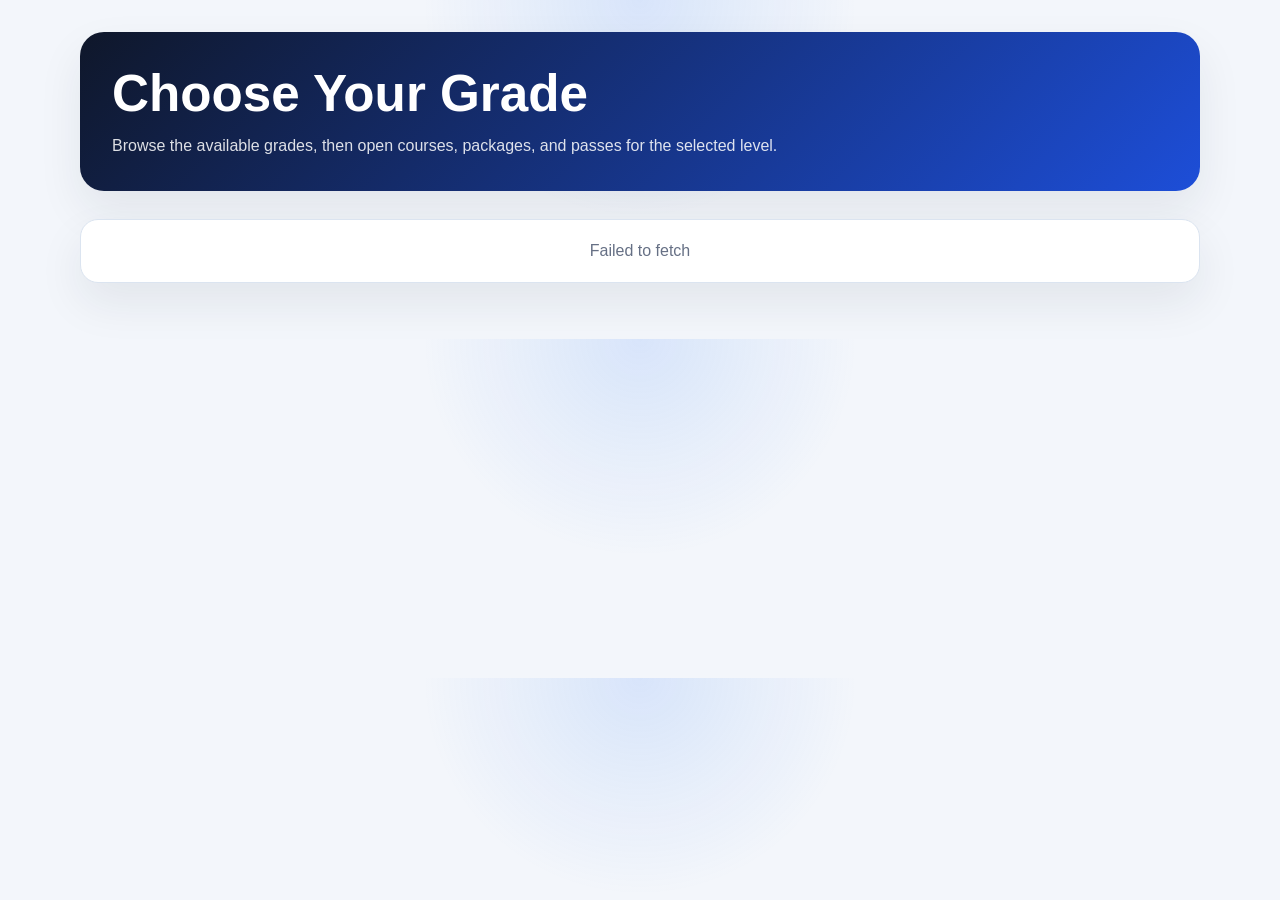
<file: frontend/index.html>
<!DOCTYPE html>
<html lang="en">
<head>
  <meta charset="UTF-8">
  <meta name="viewport" content="width=device-width, initial-scale=1.0">
  <title>Choose Grade</title>
  <link rel="stylesheet" href="style.css">
</head>
<body>
  <main class="page">
    <section class="hero">
      <h1>Choose Your Grade</h1>
      <p>Browse the available grades, then open courses, packages, and passes for the selected level.</p>
    </section>

    <section class="section">
      <div id="status" class="status-card">Loading grades...</div>
      <div id="gradesGrid" class="grid grade-grid" hidden></div>
    </section>
  </main>

  <script src="api.js"></script>
  <script>
    const statusEl = document.getElementById('status');
    const gradesGridEl = document.getElementById('gradesGrid');

    function renderGrades(grades) {
      if (!grades.length) {
        statusEl.textContent = 'No grades found.';
        return;
      }

      statusEl.hidden = true;
      gradesGridEl.hidden = false;
      gradesGridEl.innerHTML = grades.map((grade) => `
        <article class="grade-card">
          <h3>${escapeHtml(grade.name)}</h3>
          <a class="card-link" href="items.html?grade_id=${encodeURIComponent(grade.id)}">
            View items &rarr;
          </a>
        </article>
      `).join('');
    }

    async function init() {
      try {
        const grades = await getGrades();
        renderGrades(Array.isArray(grades) ? grades : []);
      } catch (error) {
        statusEl.textContent = error.message || 'Failed to load grades.';
      }
    }

    init();
  </script>
</body>
</html>
</file>
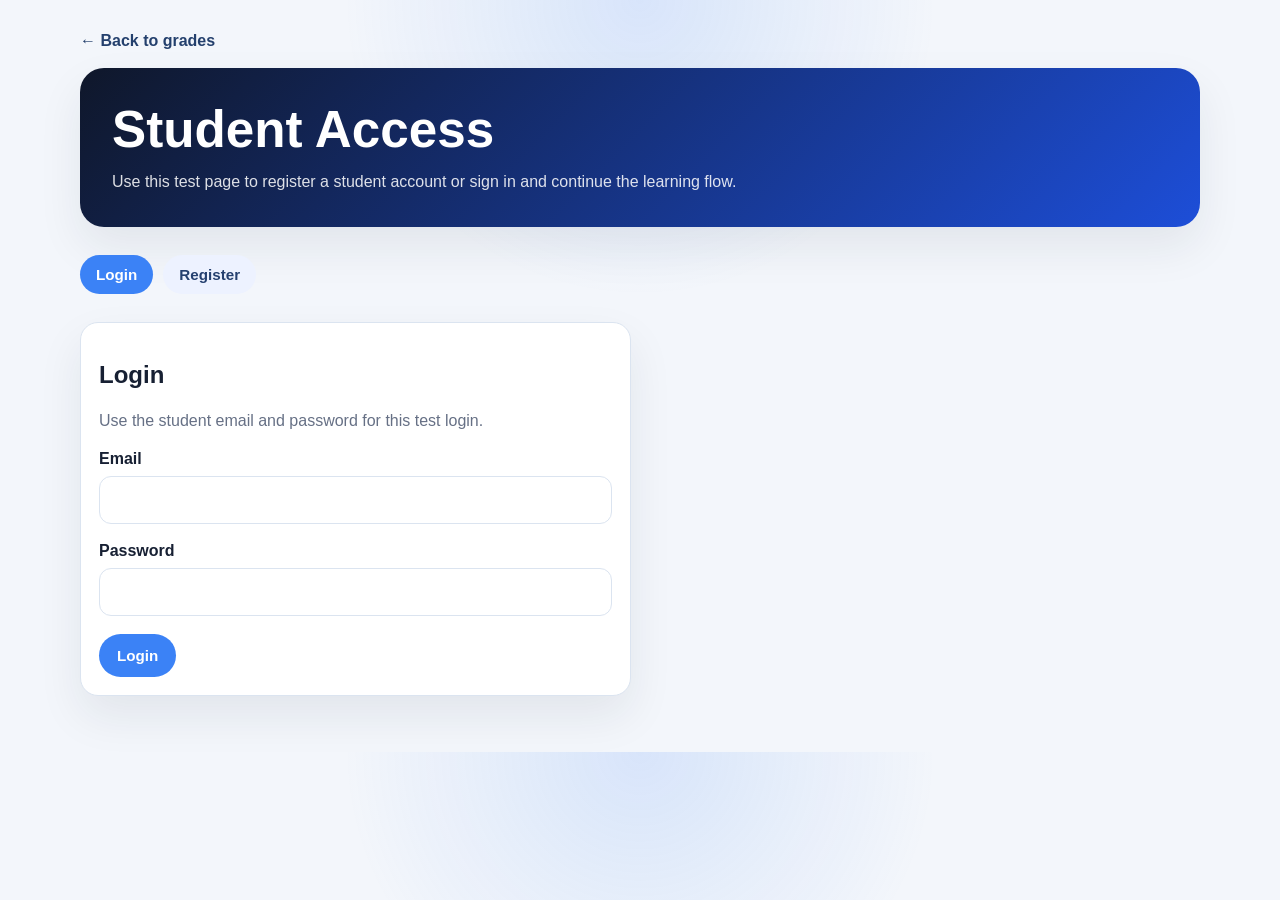
<file: frontend/auth.html>
<!DOCTYPE html>
<html lang="en">
<head>
  <meta charset="UTF-8">
  <meta name="viewport" content="width=device-width, initial-scale=1.0">
  <title>Student Auth</title>
  <link rel="stylesheet" href="style.css">
</head>
<body>
  <main class="page">
    <a class="back-link" href="index.html">&larr; Back to grades</a>

    <section class="hero">
      <h1>Student Access</h1>
      <p>Use this test page to register a student account or sign in and continue the learning flow.</p>
    </section>

    <section class="section">
      <div class="tabs">
        <button class="tab-btn active" data-tab="login">Login</button>
        <button class="tab-btn" data-tab="register">Register</button>
      </div>
    </section>

    <section class="section two-col">
      <article id="loginCard" class="form-card">
        <h2>Login</h2>
        <p class="inline-meta">Use the student email and password for this test login.</p>
        <div id="loginError" class="error-box hidden"></div>
        <form id="loginForm" class="stack">
          <div class="field-group">
            <label for="loginEmail">Email</label>
            <input id="loginEmail" name="email" class="text-input" type="email" required>
          </div>
          <div class="field-group">
            <label for="loginPassword">Password</label>
            <input id="loginPassword" name="password" class="text-input" type="password" required>
          </div>
          <div class="form-actions">
            <button id="loginBtn" class="primary-btn" type="submit">Login</button>
          </div>
        </form>
      </article>

      <article id="registerCard" class="form-card hidden">
        <h2>Register</h2>
        <div id="registerError" class="error-box hidden"></div>
        <form id="registerForm" class="stack">
          <div class="field-group">
            <label for="fullName">Full name</label>
            <input id="fullName" name="full_name" class="text-input" type="text" required>
          </div>
          <div class="field-group">
            <label for="registerPhone">Phone</label>
            <input id="registerPhone" name="phone" class="text-input" type="text" required>
          </div>
          <div class="field-group">
            <label for="registerEmail">Email</label>
            <input id="registerEmail" name="email" class="text-input" type="email" required>
          </div>
          <div class="field-group">
            <label for="registerGrade">Grade ID</label>
            <input id="registerGrade" name="grade_id" class="text-input" type="number" min="1">
          </div>
          <div class="field-group">
            <label for="schoolName">School name</label>
            <input id="schoolName" name="school_name" class="text-input" type="text">
          </div>
          <div class="field-group">
            <label for="registerPassword">Password</label>
            <input id="registerPassword" name="password" class="text-input" type="password" required>
          </div>
          <div class="form-actions">
            <button id="registerBtn" class="primary-btn" type="submit">Register</button>
          </div>
        </form>
      </article>
    </section>
  </main>

  <script src="api.js"></script>
  <script>
    const redirectUrl = getRedirectUrl('my-items.html');
    const loginCard = document.getElementById('loginCard');
    const registerCard = document.getElementById('registerCard');
    const loginError = document.getElementById('loginError');
    const registerError = document.getElementById('registerError');
    const loginForm = document.getElementById('loginForm');
    const registerForm = document.getElementById('registerForm');

    function showTab(tab) {
      document.querySelectorAll('.tab-btn').forEach((button) => {
        button.classList.toggle('active', button.dataset.tab === tab);
      });
      loginCard.classList.toggle('hidden', tab !== 'login');
      registerCard.classList.toggle('hidden', tab !== 'register');
    }

    function setError(element, message) {
      element.textContent = message || '';
      element.classList.toggle('hidden', !message);
    }

    function setLoading(button, isLoading, loadingText) {
      button.disabled = isLoading;
      button.textContent = isLoading ? loadingText : button.dataset.defaultLabel;
    }

    document.querySelectorAll('.tab-btn').forEach((button) => {
      button.addEventListener('click', () => showTab(button.dataset.tab));
    });

    document.querySelectorAll('#loginBtn, #registerBtn').forEach((button) => {
      button.dataset.defaultLabel = button.textContent;
    });

    loginForm.addEventListener('submit', async (event) => {
      event.preventDefault();
      setError(loginError, '');
      const submitBtn = document.getElementById('loginBtn');
      setLoading(submitBtn, true, 'Logging in...');

      try {
        const formData = new FormData(loginForm);
        const data = await apiPost('/auth/student_login.php', {
          email: formData.get('email'),
          password: formData.get('password')
        });

        setAuth(data.token, data.student);
        window.location.href = redirectUrl;
      } catch (error) {
        setError(loginError, error.message || 'Login failed.');
      } finally {
        setLoading(submitBtn, false, 'Logging in...');
      }
    });

    registerForm.addEventListener('submit', async (event) => {
      event.preventDefault();
      setError(registerError, '');
      const submitBtn = document.getElementById('registerBtn');
      setLoading(submitBtn, true, 'Registering...');

      try {
        const formData = new FormData(registerForm);
        await apiPost('/auth/student_register.php', {
          full_name: formData.get('full_name'),
          phone: formData.get('phone'),
          email: formData.get('email'),
          grade_id: formData.get('grade_id'),
          school_name: formData.get('school_name'),
          password: formData.get('password')
        });

        const loginData = await apiPost('/auth/student_login.php', {
          email: formData.get('email'),
          password: formData.get('password')
        });

        setAuth(loginData.token, loginData.student);
        window.location.href = redirectUrl;
      } catch (error) {
        setError(registerError, error.message || 'Registration failed.');
      } finally {
        setLoading(submitBtn, false, 'Registering...');
      }
    });

    if (getToken()) {
      window.location.href = redirectUrl;
    }
  </script>
</body>
</html>
</file>
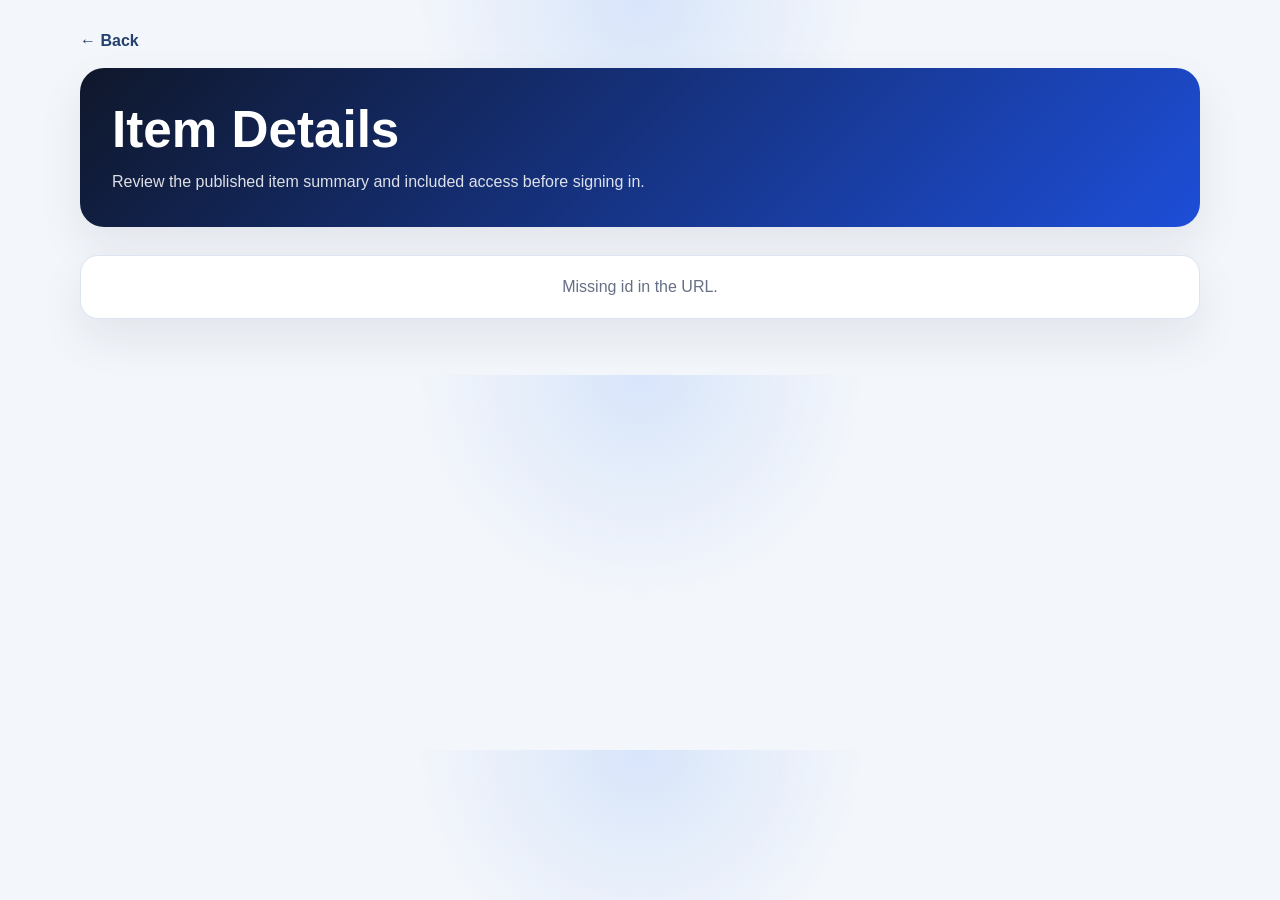
<file: frontend/item.html>
<!DOCTYPE html>
<html lang="en">
<head>
  <meta charset="UTF-8">
  <meta name="viewport" content="width=device-width, initial-scale=1.0">
  <title>Item Details</title>
  <link rel="stylesheet" href="style.css">
</head>
<body>
  <main class="page">
    <a class="back-link" href="javascript:history.back()">&larr; Back</a>

    <section class="hero">
      <h1>Item Details</h1>
      <p>Review the published item summary and included access before signing in.</p>
    </section>

    <section class="section">
      <div id="status" class="status-card">Loading item...</div>
      <div id="details" hidden></div>
    </section>
  </main>

  <script src="api.js"></script>
  <script>
    const itemId = getQueryParam('id');
    const statusEl = document.getElementById('status');
    const detailsEl = document.getElementById('details');

    function renderIncludedItems(items) {
      if (!Array.isArray(items) || !items.length) {
        return '';
      }

      return `
        <section class="section">
          <div class="detail-card detail-body">
            <h2>What&rsquo;s included</h2>
            <div class="included-list">
              ${items.map((item) => `
                <article class="included-item">
                  <h4>${escapeHtml(item.title)}</h4>
                  <p>${escapeHtml(item.description || 'No description available.')}</p>
                  <div class="meta-list">
                    <span class="meta-pill">${escapeHtml(toTitleCase(item.item_type))}</span>
                    <span class="meta-pill">${escapeHtml(formatPrice(item))}</span>
                    <span class="meta-pill">${escapeHtml(formatDuration(item.duration_days))}</span>
                    <span class="meta-pill">${escapeHtml(toTitleCase(item.access_type || 'lifetime'))}</span>
                  </div>
                </article>
              `).join('')}
            </div>
          </div>
        </section>
      `;
    }

    function renderItem(item) {
      const action = getToken()
        ? '<a class="primary-btn" href="my-items.html">Purchase / Access</a>'
        : `<a class="primary-btn" href="auth.html?redirect=${encodeURIComponent(`item.html?id=${item.id}`)}">Login/Register to Access Content</a>`;

      detailsEl.hidden = false;
      detailsEl.innerHTML = `
        <div class="detail-layout">
          <article class="detail-card">
            ${item.image_url ? `<img class="detail-image" src="${resolveImageUrl(item.image_url)}" alt="${escapeHtml(item.title)}">` : '<div class="detail-image"></div>'}
          </article>
          <article class="detail-card detail-body">
            <h2>${escapeHtml(item.title)}</h2>
            <p class="detail-copy">${escapeHtml(item.description || 'No description available.')}</p>
            <div class="meta-list">
              <span class="meta-pill">${escapeHtml(toTitleCase(item.item_type))}</span>
              <span class="meta-pill">${escapeHtml(formatPrice(item))}</span>
              <span class="meta-pill">${escapeHtml(toTitleCase(item.access_type || 'lifetime'))}</span>
              <span class="meta-pill">${escapeHtml(formatDuration(item.duration_days))}</span>
            </div>
            ${action}
          </article>
        </div>
        ${renderIncludedItems(item.accessed_items)}
      `;
    }

    async function init() {
      if (!itemId) {
        statusEl.textContent = 'Missing id in the URL.';
        return;
      }

      try {
        const item = await getItemById(itemId);
        statusEl.hidden = true;
        renderItem(item);
      } catch (error) {
        statusEl.textContent = error.message || 'Failed to load item.';
      }
    }

    init();
  </script>
</body>
</html>
</file>
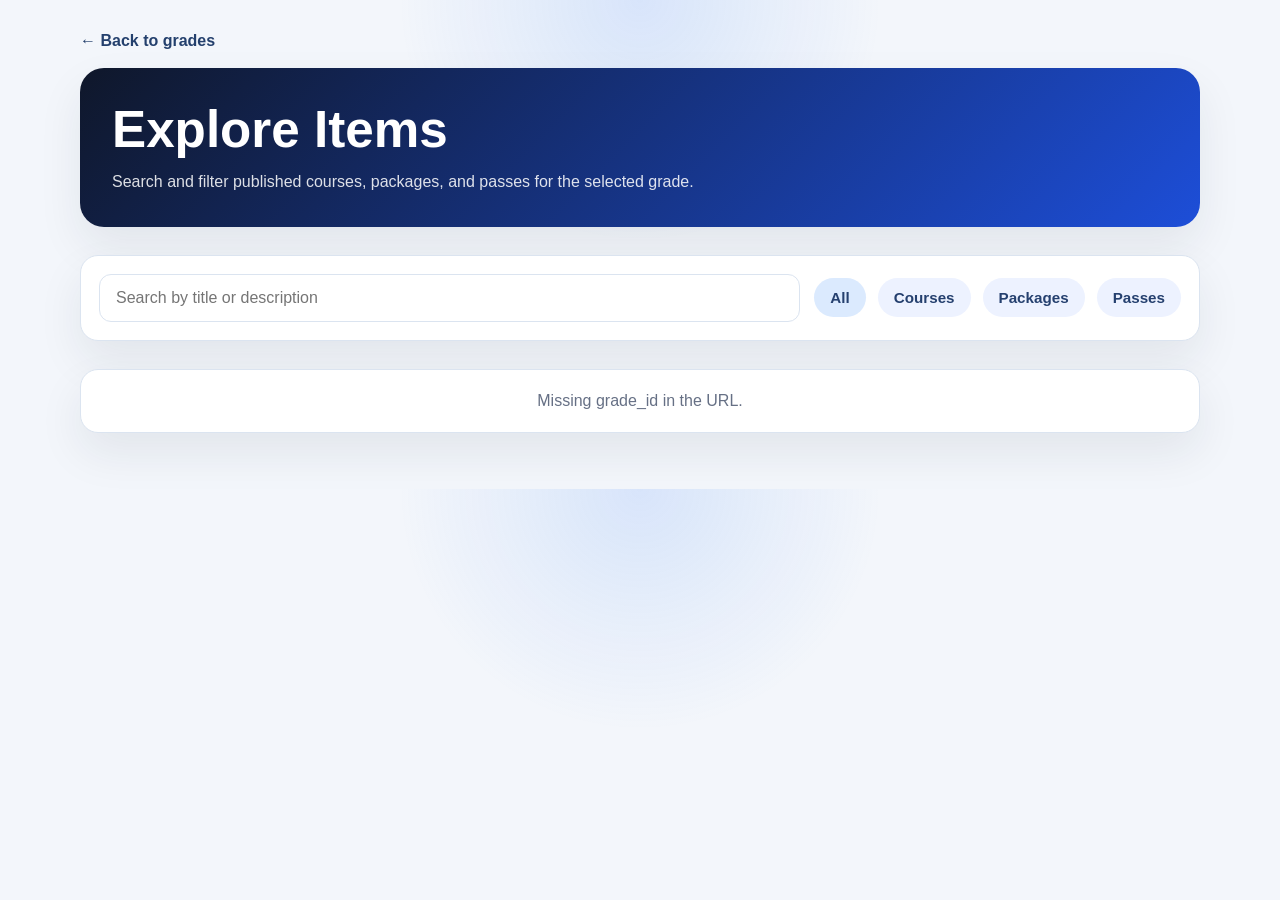
<file: frontend/items.html>
<!DOCTYPE html>
<html lang="en">
<head>
  <meta charset="UTF-8">
  <meta name="viewport" content="width=device-width, initial-scale=1.0">
  <title>Public Items</title>
  <link rel="stylesheet" href="style.css">
</head>
<body>
  <main class="page">
    <a class="back-link" href="index.html">&larr; Back to grades</a>

    <section class="hero">
      <h1>Explore Items</h1>
      <p>Search and filter published courses, packages, and passes for the selected grade.</p>
    </section>

    <section class="section toolbar">
      <input id="searchInput" class="search-input" type="search" placeholder="Search by title or description">
      <div class="filters" id="filters">
        <button class="filter-btn active" data-filter="">All</button>
        <button class="filter-btn" data-filter="course">Courses</button>
        <button class="filter-btn" data-filter="package">Packages</button>
        <button class="filter-btn" data-filter="pass">Passes</button>
      </div>
    </section>

    <section class="section">
      <div id="status" class="status-card">Loading items...</div>
      <div id="itemsGrid" class="grid items-grid" hidden></div>
      <div id="emptyState" class="empty-state" hidden>No matching items found.</div>
    </section>
  </main>

  <script src="api.js"></script>
  <script>
    const gradeId = getQueryParam('grade_id');
    const statusEl = document.getElementById('status');
    const itemsGridEl = document.getElementById('itemsGrid');
    const emptyStateEl = document.getElementById('emptyState');
    const searchInputEl = document.getElementById('searchInput');
    const filtersEl = document.getElementById('filters');

    let currentFilter = '';
    let searchTimer = null;

    function renderItems(items) {
      if (!items.length) {
        itemsGridEl.hidden = true;
        emptyStateEl.hidden = false;
        return;
      }

      emptyStateEl.hidden = true;
      itemsGridEl.hidden = false;
      itemsGridEl.innerHTML = items.map((item) => `
        <article class="item-card">
          ${item.image_url ? `<img class="item-image" src="${resolveImageUrl(item.image_url)}" alt="${escapeHtml(item.title)}">` : '<div class="item-image"></div>'}
          <div class="item-body">
            <h3>${escapeHtml(item.title)}</h3>
            <p>${escapeHtml(item.description || 'No description available.')}</p>
            <div class="meta-list">
              <span class="meta-pill">${escapeHtml(toTitleCase(item.item_type))}</span>
              <span class="meta-pill">${escapeHtml(formatPrice(item))}</span>
              <span class="meta-pill">${escapeHtml(formatDuration(item.duration_days))}</span>
              <span class="meta-pill">${escapeHtml(toTitleCase(item.access_type || 'lifetime'))}</span>
            </div>
            <a class="primary-btn" href="item.html?id=${encodeURIComponent(item.id)}">View Details</a>
          </div>
        </article>
      `).join('');
    }

    async function loadItems() {
      if (!gradeId) {
        statusEl.textContent = 'Missing grade_id in the URL.';
        return;
      }

      statusEl.hidden = false;
      statusEl.textContent = 'Loading items...';
      itemsGridEl.hidden = true;
      emptyStateEl.hidden = true;

      try {
        const data = await getItems({
          grade_id: gradeId,
          item_type: currentFilter,
          search: searchInputEl.value.trim()
        });

        statusEl.hidden = true;
        renderItems(Array.isArray(data.items) ? data.items : []);
      } catch (error) {
        statusEl.hidden = false;
        statusEl.textContent = error.message || 'Failed to load items.';
      }
    }

    filtersEl.addEventListener('click', (event) => {
      const button = event.target.closest('.filter-btn');
      if (!button) {
        return;
      }

      currentFilter = button.dataset.filter || '';
      [...filtersEl.querySelectorAll('.filter-btn')].forEach((item) => item.classList.remove('active'));
      button.classList.add('active');
      loadItems();
    });

    searchInputEl.addEventListener('input', () => {
      clearTimeout(searchTimer);
      searchTimer = setTimeout(loadItems, 250);
    });

    loadItems();
  </script>
</body>
</html>
</file>
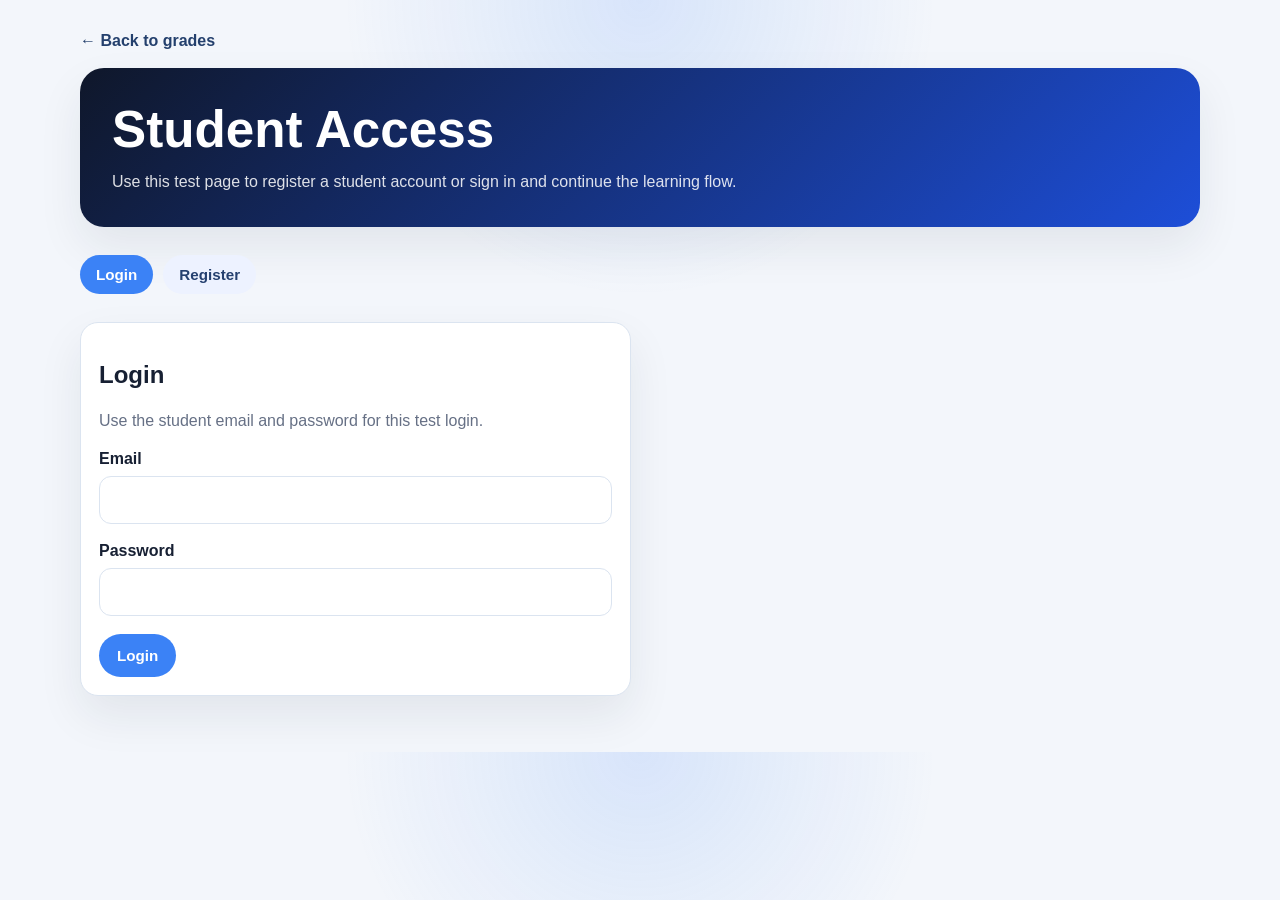
<file: frontend/learn.html>
<!DOCTYPE html>
<html lang="en">
<head>
  <meta charset="UTF-8">
  <meta name="viewport" content="width=device-width, initial-scale=1.0">
  <title>Learn</title>
  <link rel="stylesheet" href="style.css">
</head>
<body>
  <main class="page">
    <a class="back-link" href="my-items.html">&larr; Back to my items</a>

    <section class="hero">
      <h1>Learn</h1>
      <p>Open the protected item content and launch quizzes for the current student.</p>
    </section>

    <section class="section stack">
      <div id="itemStatus" class="status-card">Loading item...</div>
      <div id="itemDetails" hidden></div>
      <div id="quizStatus" class="status-card">Loading quizzes...</div>
      <div id="quizGrid" class="grid items-grid" hidden></div>
      <div id="quizEmpty" class="empty-state hidden">No quizzes found for this item.</div>
    </section>
  </main>

  <script src="api.js"></script>
  <script>
    if (!requireStudentAuth()) {
      throw new Error('Unauthorized');
    }

    const itemId = getQueryParam('item_id');
    const itemStatusEl = document.getElementById('itemStatus');
    const itemDetailsEl = document.getElementById('itemDetails');
    const quizStatusEl = document.getElementById('quizStatus');
    const quizGridEl = document.getElementById('quizGrid');
    const quizEmptyEl = document.getElementById('quizEmpty');

    function renderContent(item) {
      const content = item.content || {};
      const videoUrl = content.video_url || item.video_url;
      const filePath = content.file_path || item.file_path;
      const resolvedFile = filePath ? resolveImageUrl(filePath) : '';

      itemDetailsEl.hidden = false;
      itemDetailsEl.innerHTML = `
        <article class="detail-card detail-body">
          <h2>${escapeHtml(item.title)}</h2>
          <p class="detail-copy">${escapeHtml(item.description || 'No description available.')}</p>
          <div class="meta-list">
            <span class="meta-pill">${escapeHtml(toTitleCase(item.item_type))}</span>
            <span class="meta-pill">${escapeHtml(item.status_message || 'Accessible')}</span>
          </div>
          ${videoUrl ? `<div class="stack"><div class="section-title">Video</div><iframe class="video-frame" src="${escapeHtml(videoUrl)}" allowfullscreen></iframe></div>` : ''}
          ${filePath ? `<div class="stack"><div class="section-title">File</div><a class="primary-btn" href="${resolvedFile}" target="_blank" rel="noopener">Open File</a></div>` : ''}
        </article>
      `;
    }

    function renderQuizzes(quizzes) {
      quizStatusEl.hidden = true;

      if (!quizzes.length) {
        quizEmptyEl.classList.remove('hidden');
        return;
      }

      quizGridEl.hidden = false;
      quizGridEl.innerHTML = quizzes.map((quiz) => `
        <article class="quiz-card">
          <h3>${escapeHtml(quiz.title)}</h3>
          <p class="inline-meta">${escapeHtml(toTitleCase(quiz.type || 'practice'))}</p>
          <div class="meta-list">
            <span class="meta-pill">${escapeHtml(`${quiz.total_questions || 0} questions`)}</span>
            <span class="meta-pill">${escapeHtml(quiz.time_limit_minutes ? `${quiz.time_limit_minutes} min` : 'No time limit')}</span>
          </div>
          <button class="primary-btn start-quiz-btn" type="button" data-quiz-id="${quiz.id}">Start Quiz</button>
        </article>
      `).join('');
    }

    async function loadItem() {
    const item = await apiGet('/items/student_get_item.php', true, { id: itemId });
      itemStatusEl.hidden = true;
      renderContent(item);
    }

    async function loadQuizzes() {
      const data = await apiGet('/quizzes/students_get.php', true, { item_id: itemId });
      renderQuizzes(Array.isArray(data) ? data : data.quizzes || []);
    }

    async function startQuiz(quizId, button) {
      const label = button.textContent;
      button.disabled = true;
      button.textContent = 'Starting...';

      try {
        const data = await apiPost('/quizzes/quiz_attempts/student_start_attempt.php', { quiz_id: Number(quizId) }, true);
        storePendingAttempt(data);
        window.location.href = `quiz-attempt.html?attempt_id=${encodeURIComponent(data.attempt_id)}`;
      } catch (error) {
        alert(error.message || 'Failed to start quiz.');
        button.disabled = false;
        button.textContent = label;
      }
    }

    document.addEventListener('click', (event) => {
      const button = event.target.closest('.start-quiz-btn');
      if (!button) {
        return;
      }

      startQuiz(button.dataset.quizId, button);
    });

    async function init() {
      if (!itemId) {
        itemStatusEl.textContent = 'Missing item_id in the URL.';
        quizStatusEl.hidden = true;
        return;
      }

      try {
        await loadItem();
      } catch (error) {
        itemStatusEl.textContent = error.message || 'Failed to load item.';
      }

      try {
        await loadQuizzes();
      } catch (error) {
        quizStatusEl.textContent = error.message || 'Failed to load quizzes.';
      }
    }

    init();
  </script>
</body>
</html>
</file>
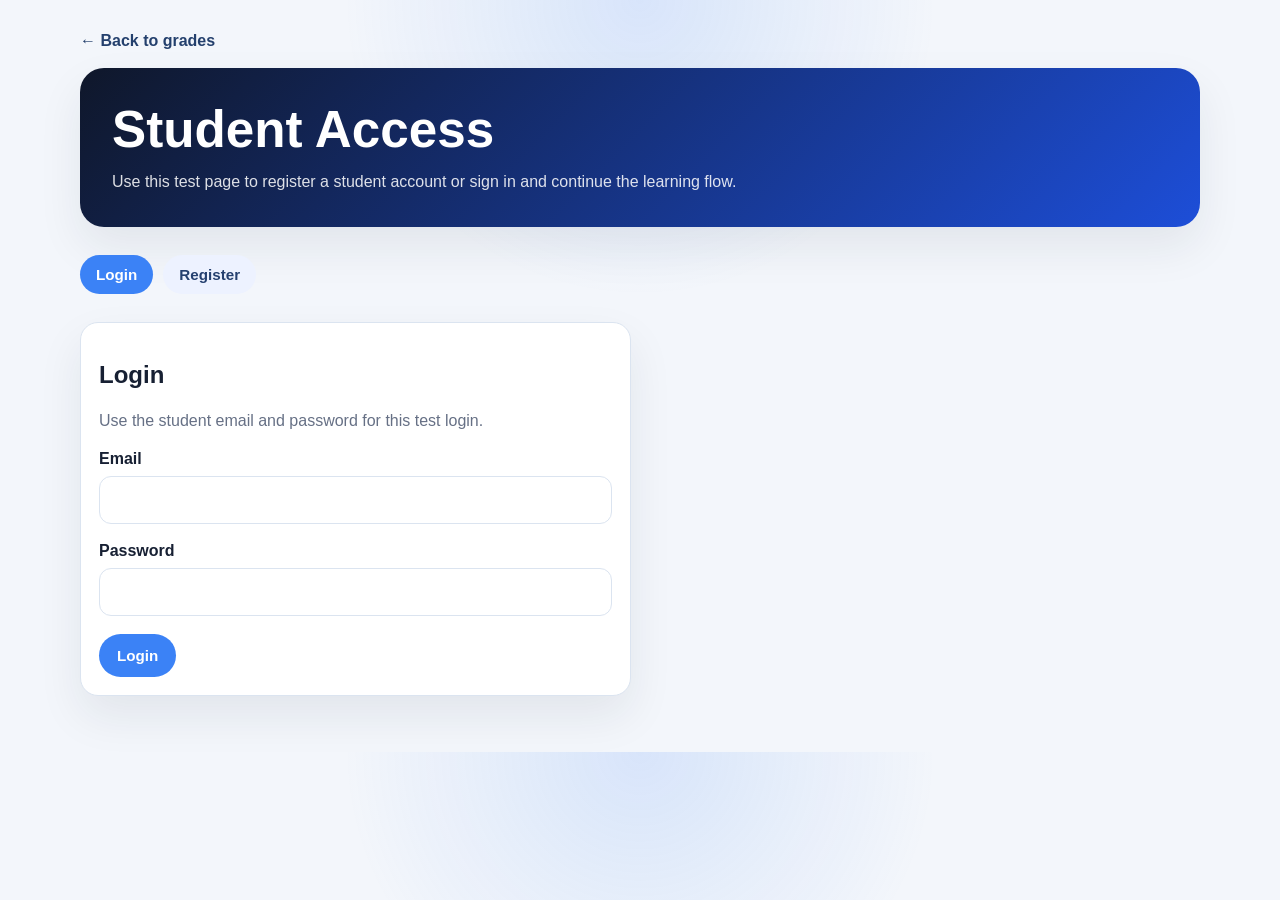
<file: frontend/my-items.html>
<!DOCTYPE html>
<html lang="en">
<head>
  <meta charset="UTF-8">
  <meta name="viewport" content="width=device-width, initial-scale=1.0">
  <title>My Items</title>
  <link rel="stylesheet" href="style.css">
</head>
<body>
  <main class="page">
    <a class="back-link" href="index.html">&larr; Back to grades</a>

    <section class="hero">
      <h1>My Items</h1>
      <p>Review the items available for the current logged-in student account.</p>
    </section>

    <section class="section toolbar">
      <div id="studentSummary" class="inline-meta"></div>
      <button id="logoutBtn" class="secondary-btn" type="button">Logout</button>
    </section>

    <section class="section">
      <div id="status" class="status-card">Loading your items...</div>
      <div id="itemsGrid" class="grid items-grid" hidden></div>
      <div id="emptyState" class="empty-state hidden">No accessible items found.</div>
    </section>
  </main>

  <script src="api.js"></script>
  <script>
    if (!requireStudentAuth()) {
      throw new Error('Unauthorized');
    }

    const statusEl = document.getElementById('status');
    const itemsGridEl = document.getElementById('itemsGrid');
    const emptyStateEl = document.getElementById('emptyState');
    const summaryEl = document.getElementById('studentSummary');
    const logoutBtn = document.getElementById('logoutBtn');
    const student = getStudentData();

    summaryEl.textContent = student ? `${student.full_name} • ${student.phone}` : '';

    function formatEndDate(item) {
      return item.end_date ? item.end_date : 'Lifetime';
    }

    function renderItems(items) {
      if (!items.length) {
        statusEl.hidden = true;
        emptyStateEl.classList.remove('hidden');
        return;
      }

      statusEl.hidden = true;
      itemsGridEl.hidden = false;
      itemsGridEl.innerHTML = items.map((item) => `
        <article class="item-card">
          ${item.image_url ? `<img class="item-image" src="${resolveImageUrl(item.image_url)}" alt="${escapeHtml(item.title)}">` : '<div class="item-image"></div>'}
          <div class="item-body">
            <h3>${escapeHtml(item.title)}</h3>
            <p>${escapeHtml(item.description || 'No description available.')}</p>
            <div class="meta-list">
              <span class="meta-pill">${escapeHtml(toTitleCase(item.item_type))}</span>
              <span class="meta-pill">${escapeHtml(toTitleCase(item.status || 'active'))}</span>
              <span class="meta-pill">${escapeHtml(item.start_date || '-')}</span>
              <span class="meta-pill">${escapeHtml(formatEndDate(item))}</span>
            </div>
            <a class="primary-btn" href="learn.html?item_id=${encodeURIComponent(item.item_id)}">Open</a>
          </div>
        </article>
      `).join('');
    }

    async function loadMyItems() {
      try {
        const data = await apiGet('/students/students_access/get_my_items.php', true);
        renderItems(Array.isArray(data) ? data : data.items || []);
      } catch (error) {
        statusEl.textContent = error.message || 'Failed to load items.';
      }
    }

    logoutBtn.addEventListener('click', () => {
      clearAuth();
      window.location.href = 'auth.html';
    });

    loadMyItems();
  </script>
</body>
</html>
</file>
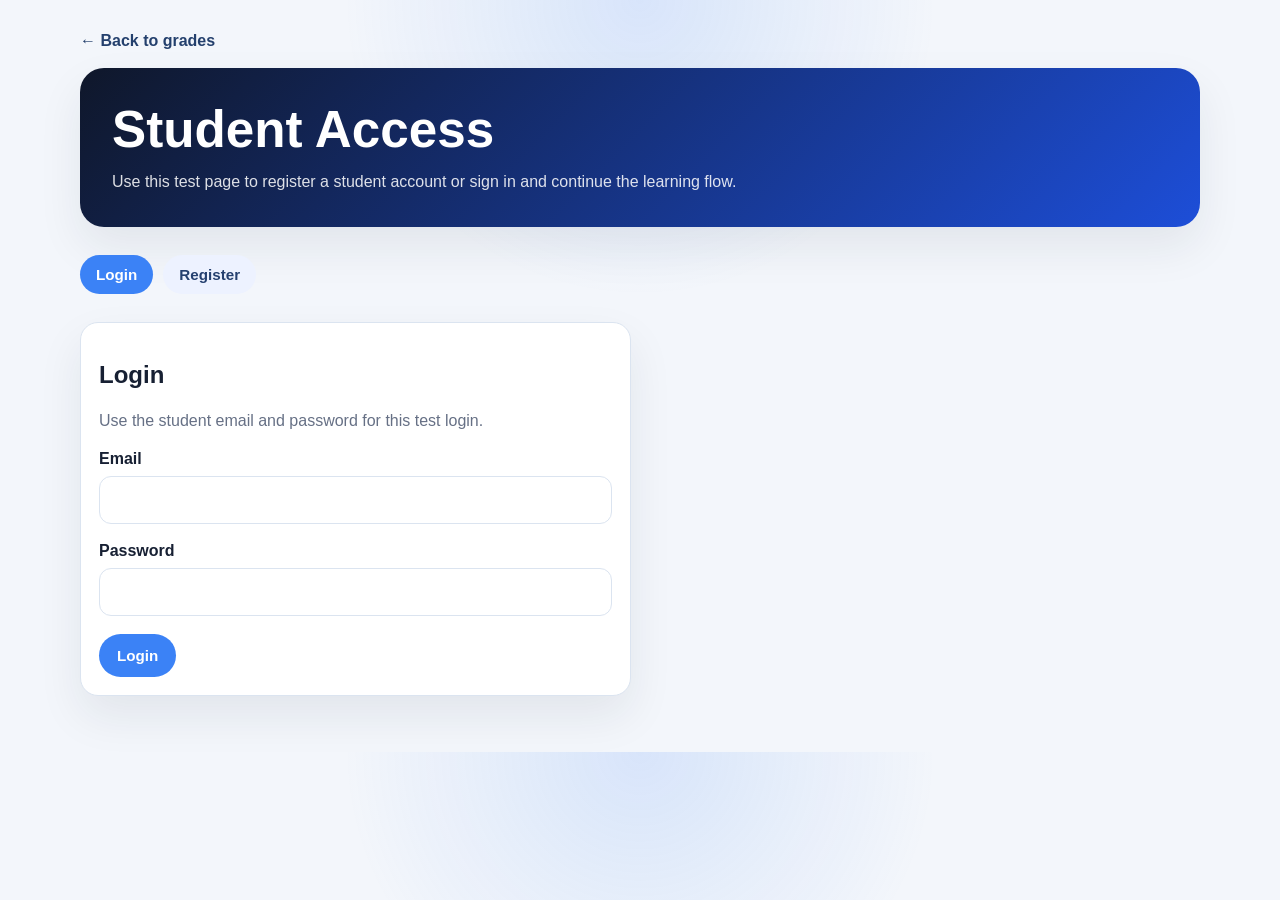
<file: frontend/quiz-attempt.html>
<!DOCTYPE html>
<html lang="en">
<head>
  <meta charset="UTF-8">
  <meta name="viewport" content="width=device-width, initial-scale=1.0">
  <title>Quiz Attempt</title>
  <link rel="stylesheet" href="style.css">
</head>
<body>
  <main class="page">
    <a class="back-link" href="my-items.html">&larr; Back to my items</a>

    <section class="hero">
      <h1>Quiz Attempt</h1>
      <p>Answer the loaded questions, save them one by one, then submit the attempt.</p>
    </section>

    <section class="section stack">
      <div id="status" class="status-card">Loading attempt...</div>
      <div id="errorBox" class="error-box hidden"></div>
      <article id="attemptCard" class="form-card hidden">
        <h2 id="attemptTitle"></h2>
        <p id="attemptMeta" class="inline-meta"></p>
        <form id="attemptForm" class="stack"></form>
        <div class="form-actions">
          <button id="submitAttemptBtn" class="primary-btn" type="button">Submit Attempt</button>
        </div>
      </article>
    </section>
  </main>

  <script src="api.js"></script>
  <script>
    if (!requireStudentAuth()) {
      throw new Error('Unauthorized');
    }

    const attemptId = getQueryParam('attempt_id');
    const statusEl = document.getElementById('status');
    const errorBoxEl = document.getElementById('errorBox');
    const attemptCardEl = document.getElementById('attemptCard');
    const attemptTitleEl = document.getElementById('attemptTitle');
    const attemptMetaEl = document.getElementById('attemptMeta');
    const attemptFormEl = document.getElementById('attemptForm');
    const submitAttemptBtn = document.getElementById('submitAttemptBtn');
    const answers = {};
    let questions = [];
    let attemptInfo = null;

    function showError(message) {
      errorBoxEl.textContent = message || '';
      errorBoxEl.classList.toggle('hidden', !message);
    }

    function syncExistingAnswers(existingAnswers) {
      existingAnswers.forEach((answer) => {
        answers[answer.question_id] = {
          selected_option_id: answer.selected_option_id || null,
          text_answer: answer.text_answer || ''
        };
      });
    }

    function renderQuestions() {
      attemptCardEl.classList.remove('hidden');
      attemptTitleEl.textContent = attemptInfo?.quiz_title || attemptInfo?.quiz?.title || 'Quiz';
      attemptMetaEl.textContent = `Attempt #${attemptId} • ${toTitleCase(attemptInfo?.status || 'in_progress')}`;
      attemptFormEl.innerHTML = questions.map((question, index) => {
        const saved = answers[question.id] || {};
        const isText = question.question_type === 'text';

        return `
          <section class="quiz-question">
            <h3>${index + 1}. ${escapeHtml(question.question_text)}</h3>
            <p class="inline-meta">${escapeHtml(`${question.points || 0} points • ${toTitleCase(question.question_type)}`)}</p>
            ${isText ? `
              <textarea class="text-area question-input" data-question-id="${question.id}" placeholder="Write your answer here">${escapeHtml(saved.text_answer || '')}</textarea>
            ` : `
              <div class="option-list">
                ${(question.options || []).map((option) => `
                  <label class="option-item">
                    <input
                      type="radio"
                      name="question_${question.id}"
                      value="${option.id}"
                      class="question-option"
                      data-question-id="${question.id}"
                      ${String(saved.selected_option_id) === String(option.id) ? 'checked' : ''}
                    >
                    <span>${escapeHtml(option.option_text)}</span>
                  </label>
                `).join('')}
              </div>
            `}
          </section>
        `;
      }).join('');
    }

    async function loadAttempt() {
      const attempt = await apiGet('/quizzes/quiz_attempts/get.php', true, { id: attemptId });
      attemptInfo = attempt;
      syncExistingAnswers(attempt.answers || []);

      const cached = getPendingAttempt();
      if (cached && String(cached.attempt_id) === String(attemptId) && Array.isArray(cached.questions)) {
        questions = cached.questions;
      }

      if (!questions.length) {
        throw new Error('Questions were not cached for this attempt. Start the quiz again from the learn page.');
      }

      statusEl.hidden = true;
      renderQuestions();
    }

    async function saveAnswer(question) {
      const draft = answers[question.id] || {};

      await apiPost('/quizzes/student_answers/student_save_answer.php', {
        attempt_id: Number(attemptId),
        question_id: Number(question.id),
        selected_option_id: draft.selected_option_id || null,
        text_answer: draft.text_answer || null
      }, true);
    }

    async function submitAttempt() {
      showError('');
      submitAttemptBtn.disabled = true;
      submitAttemptBtn.textContent = 'Submitting...';

      try {
        for (const question of questions) {
          if (!answers[question.id]) {
            throw new Error(`Answer question ${question.id} before submitting.`);
          }

          await saveAnswer(question);
        }

        await apiPost('/quizzes/quiz_attempts/student_submit_attempt.php', {
          attempt_id: Number(attemptId)
        }, true);

        localStorage.removeItem('pending_quiz_attempt');
        window.location.href = `quiz-result.html?attempt_id=${encodeURIComponent(attemptId)}`;
      } catch (error) {
        showError(error.message || 'Failed to submit attempt.');
        submitAttemptBtn.disabled = false;
        submitAttemptBtn.textContent = 'Submit Attempt';
      }
    }

    attemptFormEl.addEventListener('input', (event) => {
      const radio = event.target.closest('.question-option');
      const textArea = event.target.closest('.question-input');

      if (radio) {
        answers[radio.dataset.questionId] = {
          selected_option_id: Number(radio.value),
          text_answer: null
        };
      }

      if (textArea) {
        answers[textArea.dataset.questionId] = {
          selected_option_id: null,
          text_answer: textArea.value.trim()
        };
      }
    });

    submitAttemptBtn.addEventListener('click', submitAttempt);

    if (!attemptId) {
      statusEl.textContent = 'Missing attempt_id in the URL.';
    } else {
      loadAttempt().catch((error) => {
        statusEl.textContent = error.message || 'Failed to load attempt.';
      });
    }
  </script>
</body>
</html>
</file>
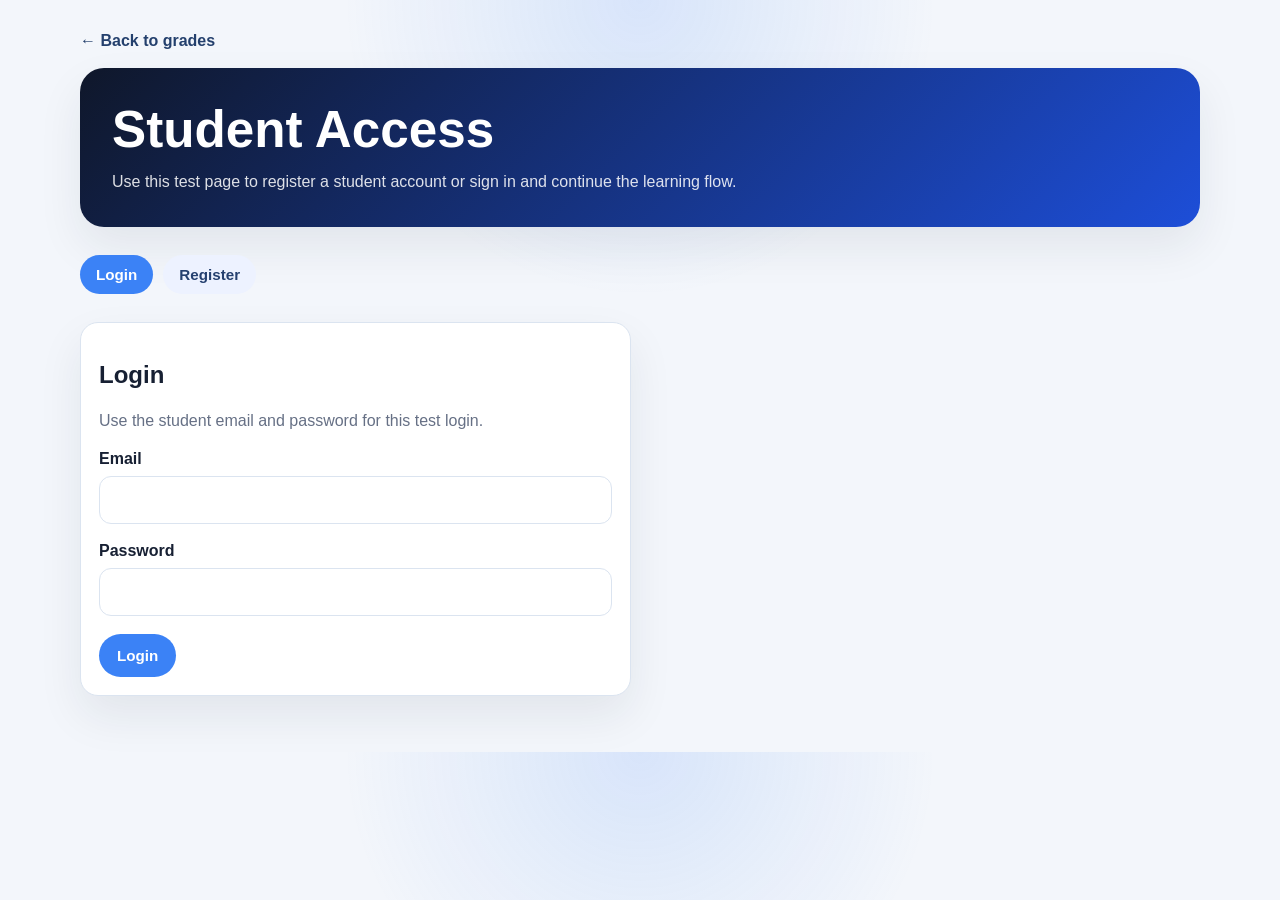
<file: frontend/quiz-result.html>
<!DOCTYPE html>
<html lang="en">
<head>
  <meta charset="UTF-8">
  <meta name="viewport" content="width=device-width, initial-scale=1.0">
  <title>Quiz Result</title>
  <link rel="stylesheet" href="style.css">
</head>
<body>
  <main class="page">
    <a class="back-link" href="my-items.html">&larr; Back to my items</a>

    <section class="hero">
      <h1>Quiz Result</h1>
      <p>Review the submitted attempt status, score, and any returned answers.</p>
    </section>

    <section class="section stack">
      <div id="status" class="status-card">Loading result...</div>
      <div id="resultCard" hidden></div>
    </section>
  </main>

  <script src="api.js"></script>
  <script>
    if (!requireStudentAuth()) {
      throw new Error('Unauthorized');
    }

    const attemptId = getQueryParam('attempt_id');
    const statusEl = document.getElementById('status');
    const resultCardEl = document.getElementById('resultCard');

    function renderAnswers(answers) {
      if (!Array.isArray(answers) || !answers.length) {
        return '';
      }

      return `
        <div class="section">
          <article class="detail-card detail-body">
            <h2>Answers</h2>
            <div class="included-list">
              ${answers.map((answer) => `
                <article class="included-item">
                  <h4>${escapeHtml(answer.question_text || 'Question')}</h4>
                  <p>${escapeHtml(answer.selected_option_text || answer.text_answer || 'No answer saved.')}</p>
                  <div class="meta-list">
                    <span class="meta-pill">${escapeHtml(toTitleCase(answer.question_type || ''))}</span>
                    <span class="meta-pill">${escapeHtml(answer.grade ?? 'Pending')}</span>
                    <span class="meta-pill">${escapeHtml(answer.is_correct === null ? 'Pending review' : answer.is_correct ? 'Correct' : 'Incorrect')}</span>
                  </div>
                </article>
              `).join('')}
            </div>
          </article>
        </div>
      `;
    }

    async function init() {
      if (!attemptId) {
        statusEl.textContent = 'Missing attempt_id in the URL.';
        return;
      }

      try {
        const attempt = await apiGet('/quizzes/quiz_attempts/get.php', true, { id: attemptId });
        statusEl.hidden = true;
        resultCardEl.hidden = false;
        resultCardEl.innerHTML = `
          <article class="detail-card detail-body">
            <h2>${escapeHtml(attempt.quiz_title || 'Quiz')}</h2>
            <div class="meta-list">
              <span class="meta-pill">${escapeHtml(toTitleCase(attempt.status || '-'))}</span>
              <span class="meta-pill">${escapeHtml(attempt.score ?? 'N/A')}</span>
              <span class="meta-pill">${escapeHtml(attempt.total_points ?? 'N/A')}</span>
              <span class="meta-pill">${escapeHtml(attempt.score_percentage !== null ? `${attempt.score_percentage}%` : 'N/A')}</span>
              <span class="meta-pill">${escapeHtml(attempt.submitted_at || 'Not submitted')}</span>
            </div>
          </article>
          ${renderAnswers(attempt.answers)}
        `;
      } catch (error) {
        statusEl.textContent = error.message || 'Failed to load result.';
      }
    }

    init();
  </script>
</body>
</html>
</file>
<file: frontend/style.css>
:root {
  --bg: #f3f6fb;
  --surface: #ffffff;
  --surface-soft: #eef4ff;
  --text: #172033;
  --muted: #667085;
  --border: #dbe4f0;
  --primary: #3b82f6;
  --primary-dark: #2563eb;
  --shadow: 0 20px 45px rgba(23, 32, 51, 0.08);
  --radius-lg: 24px;
  --radius-md: 18px;
  --radius-sm: 12px;
}

* {
  box-sizing: border-box;
}

body {
  margin: 0;
  font-family: Arial, Helvetica, sans-serif;
  color: var(--text);
  background:
    radial-gradient(circle at top, rgba(59, 130, 246, 0.15), transparent 30%),
    var(--bg);
}

a {
  color: inherit;
  text-decoration: none;
}

img {
  display: block;
  max-width: 100%;
}

.page {
  width: min(1120px, calc(100% - 32px));
  margin: 0 auto;
  padding: 32px 0 56px;
}

.hero {
  padding: 32px;
  border-radius: var(--radius-lg);
  background: linear-gradient(135deg, #0f172a, #1d4ed8);
  color: #fff;
  box-shadow: var(--shadow);
}

.hero h1 {
  margin: 0 0 10px;
  font-size: clamp(2rem, 4vw, 3.2rem);
}

.hero p {
  margin: 0;
  max-width: 720px;
  line-height: 1.6;
  color: rgba(255, 255, 255, 0.86);
}

.section {
  margin-top: 28px;
}

.toolbar,
.status-card,
.empty-state,
.detail-card,
.grade-card,
.item-card,
.panel,
.form-card,
.quiz-card {
  background: var(--surface);
  border: 1px solid var(--border);
  box-shadow: var(--shadow);
}

.toolbar,
.status-card,
.empty-state,
.detail-card,
.panel,
.form-card,
.quiz-card {
  border-radius: var(--radius-md);
}

.toolbar,
.panel,
.form-card,
.quiz-card {
  padding: 18px;
}

.toolbar {
  display: flex;
  flex-wrap: wrap;
  gap: 14px;
  align-items: center;
}

.stack {
  display: grid;
  gap: 18px;
}

.two-col {
  display: grid;
  grid-template-columns: repeat(2, minmax(0, 1fr));
  gap: 18px;
}

.tabs {
  display: flex;
  flex-wrap: wrap;
  gap: 10px;
}

.tab-btn,
.filter-btn,
.primary-btn,
.secondary-btn {
  border: 0;
  border-radius: 999px;
  cursor: pointer;
  font-size: 0.95rem;
  transition: 0.2s ease;
}

.tab-btn,
.filter-btn,
.secondary-btn {
  padding: 11px 16px;
  background: #edf2ff;
  color: #25406f;
  font-weight: 700;
}

.tab-btn.active,
.filter-btn.active,
.filter-btn:hover,
.secondary-btn:hover {
  background: #dbeafe;
}

.tab-btn.active {
  background: var(--primary);
  color: #fff;
}

.primary-btn {
  display: inline-flex;
  justify-content: center;
  align-items: center;
  padding: 13px 18px;
  background: var(--primary);
  color: #fff;
  font-weight: 700;
}

.primary-btn:hover {
  background: var(--primary-dark);
}

.hidden {
  display: none !important;
}

.search-input,
.text-input,
.text-area {
  width: 100%;
  padding: 14px 16px;
  font-size: 1rem;
  border: 1px solid var(--border);
  border-radius: var(--radius-sm);
  outline: none;
  font-family: inherit;
}

.search-input:focus,
.text-input:focus,
.text-area:focus {
  border-color: var(--primary);
}

.search-input {
  flex: 1 1 260px;
  min-width: 220px;
}

.text-area {
  min-height: 120px;
  resize: vertical;
}

.filters,
.form-actions,
.row-actions {
  display: flex;
  flex-wrap: wrap;
  gap: 12px;
  align-items: center;
}

.field-group {
  display: grid;
  gap: 8px;
}

.field-group label,
.section-title,
.quiz-question h3 {
  font-weight: 700;
}

.grid {
  display: grid;
  gap: 18px;
}

.grade-grid {
  grid-template-columns: repeat(auto-fit, minmax(220px, 1fr));
}

.items-grid {
  grid-template-columns: repeat(auto-fit, minmax(280px, 1fr));
}

.grade-card,
.item-card {
  border-radius: var(--radius-md);
  overflow: hidden;
}

.grade-card {
  padding: 22px;
}

.grade-card h3,
.item-card h3,
.detail-card h2 {
  margin: 0;
}

.card-link {
  display: inline-flex;
  align-items: center;
  gap: 8px;
  margin-top: 18px;
  color: var(--primary-dark);
  font-weight: 700;
}

.item-image,
.detail-image {
  width: 100%;
  background: linear-gradient(135deg, #dbeafe, #eff6ff);
  object-fit: cover;
}

.item-image {
  height: 190px;
}

.detail-image {
  min-height: 280px;
  border-radius: var(--radius-md);
}

.item-body,
.detail-body {
  padding: 20px;
}

.item-body p,
.detail-copy,
.inline-meta {
  color: var(--muted);
  line-height: 1.6;
}

.meta-list {
  display: flex;
  flex-wrap: wrap;
  gap: 10px;
  margin: 16px 0 18px;
}

.meta-pill {
  padding: 8px 12px;
  border-radius: 999px;
  background: var(--surface-soft);
  color: #24406d;
  font-size: 0.9rem;
  font-weight: 700;
}

.status-card,
.empty-state {
  padding: 22px;
  text-align: center;
  color: var(--muted);
}

.error-box,
.info-box,
.success-box {
  padding: 14px 16px;
  border-radius: var(--radius-sm);
  font-size: 0.95rem;
}

.error-box {
  background: #fef2f2;
  color: #991b1b;
  border: 1px solid #fecaca;
}

.info-box {
  background: #eff6ff;
  color: #1d4ed8;
  border: 1px solid #bfdbfe;
}

.success-box {
  background: #ecfdf3;
  color: #166534;
  border: 1px solid #bbf7d0;
}

.detail-layout {
  display: grid;
  grid-template-columns: minmax(0, 1.05fr) minmax(0, 1fr);
  gap: 22px;
}

.detail-card {
  overflow: hidden;
}

.included-list {
  display: grid;
  gap: 14px;
}

.included-item {
  padding: 16px;
  border: 1px solid var(--border);
  border-radius: var(--radius-sm);
  background: #fbfdff;
}

.included-item h4 {
  margin: 0 0 8px;
}

.back-link {
  display: inline-flex;
  margin-bottom: 18px;
  color: #24406d;
  font-weight: 700;
}

.quiz-question {
  padding: 18px 0;
  border-top: 1px solid var(--border);
}

.quiz-question:first-child {
  padding-top: 0;
  border-top: 0;
}

.option-list {
  display: grid;
  gap: 10px;
  margin-top: 12px;
}

.option-item {
  display: flex;
  gap: 10px;
  align-items: flex-start;
  padding: 12px 14px;
  border: 1px solid var(--border);
  border-radius: var(--radius-sm);
  background: #fbfdff;
}

.video-frame {
  width: 100%;
  min-height: 360px;
  border: 0;
  border-radius: var(--radius-md);
  background: #000;
}

@media (max-width: 768px) {
  .page {
    width: min(100% - 24px, 1120px);
    padding-top: 20px;
  }

  .hero,
  .toolbar,
  .item-body,
  .detail-body,
  .grade-card,
  .status-card,
  .empty-state,
  .panel,
  .form-card,
  .quiz-card {
    padding: 18px;
  }

  .detail-layout,
  .two-col {
    grid-template-columns: 1fr;
  }
}
</file>
